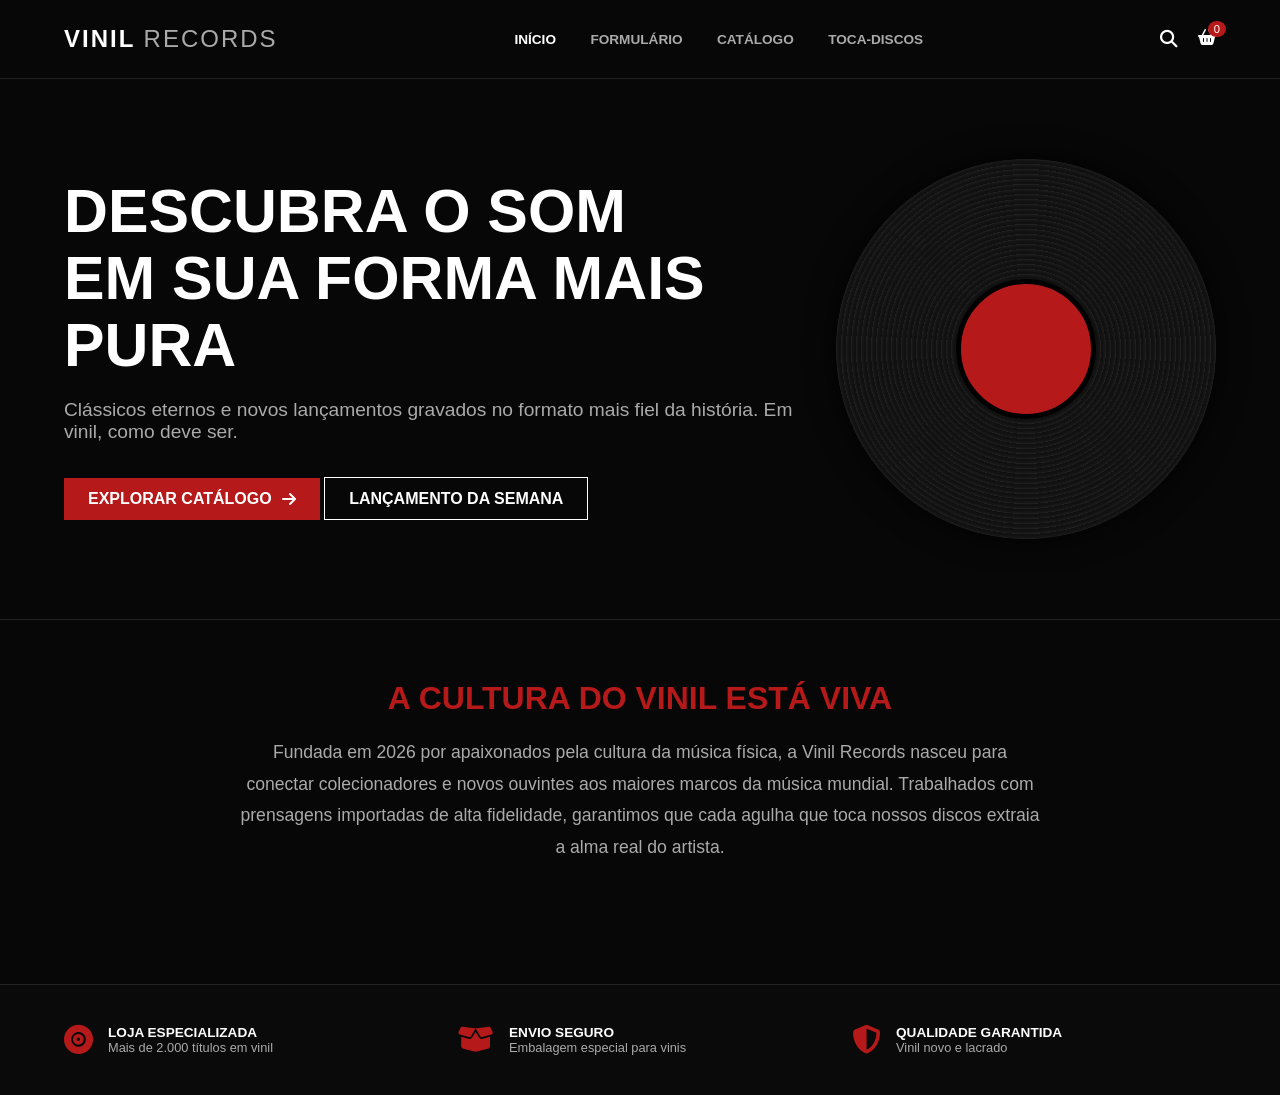
<file: VinilStore/index.html>
<!DOCTYPE html>
<html lang="pt-BR">
<head>
    <meta charset="UTF-8">
    <meta name="viewport" content="width=device-width, initial-scale=1.0">
    <title>Vinil Records - Bem-vindo</title>
    <link rel="stylesheet" href="css/style.css">
    <link rel="stylesheet" href="https://cdnjs.cloudflare.com/ajax/libs/font-awesome/6.4.0/css/all.min.css">
</head>
<body>

    <header class="main-header">
        <div class="logo">VINIL <span>RECORDS</span></div>
        <nav class="nav-links">
            <a href="index.html" class="active">INÍCIO</a>
            <a href="formulario.html">FORMULÁRIO</a>
            <a href="catalogo.html">CATÁLOGO</a>
            <a href="toca-discos.html">TOCA-DISCOS</a>
         </nav>
        <div class="header-actions">
            <button aria-label="Buscar"><i class="fa-solid fa-magnifying-glass"></i></button>
            
            <a href="carrinho.html" aria-label="Carrinho" class="cart-btn" style="text-decoration: none; color: white; position: relative; display: inline-block;">
                <i class="fa-solid fa-basket-shopping"></i>
                <span class="badge" id="cart-counter">0</span>
            </a>
        </div>
    </header>

    <main class="hero-container">
        <div class="hero-text">
            <h1>DESCUBRA O SOM <br>EM SUA FORMA MAIS PURA</h1>
            <p>Clássicos eternos e novos lançamentos gravados no formato mais fiel da história. Em vinil, como deve ser.</p>
            <div class="hero-buttons">
                <a href="catalogo.html" class="btn-primary" style="text-decoration: none;">EXPLORAR CATÁLOGO <i class="fa-solid fa-arrow-right"></i></a>
                <a href="catalogo.html#featured-release" class="btn-secondary" style="text-decoration: none;">LANÇAMENTO DA SEMANA</a>
            </div>
        </div>
        <div class="hero-image">
            <div class="vinyl-disk">
                <div class="vinyl-label"></div>
            </div>
        </div>
    </main>

    <section class="about-intro-section" style="padding: 60px 5%; border-top: 1px solid #222;">
        <div style="max-width: 800px; margin: 0 auto; text-align: center;">
            <h2 style="font-size: 2rem; margin-bottom: 20px; color: #b61919;">A CULTURA DO VINIL ESTÁ VIVA</h2>
            <p style="color: #aaa; line-height: 1.8; font-size: 1.1rem;">
                Fundada em 2026 por apaixonados pela cultura da música física, a Vinil Records nasceu para conectar colecionadores e novos ouvintes aos maiores marcos da música mundial. Trabalhados com prensagens importadas de alta fidelidade, garantimos que cada agulha que toca nossos discos extraia a alma real do artista.
            </p>
        </div>
    </section>

    <footer class="store-features">
        <div class="feature-item">
            <i class="fa-solid fa-record-vinyl"></i>
            <div>
                <h4>LOJA ESPECIALIZADA</h4>
                <p>Mais de 2.000 títulos em vinil</p>
            </div>
        </div>
        <div class="feature-item">
            <i class="fa-solid fa-box-open"></i>
            <div>
                <h4>ENVIO SEGURO</h4>
                <p>Embalagem especial para vinis</p>
            </div>
        </div>
        <div class="feature-item">
            <i class="fa-solid fa-shield-halved"></i>
            <div>
                <h4>QUALIDADE GARANTIDA</h4>
                <p>Vinil novo e lacrado</p>
            </div>
        </div>
    </footer>

    <script>
        //空 Atualiza contador de carrinho global se houver dados salvos
        document.addEventListener('DOMContentLoaded', () => {
            const count = localStorage.getItem('cart_count') || 0;
            document.getElementById('cart-counter').textContent = count;
        });
    </script>
</body>
</html>
</file>
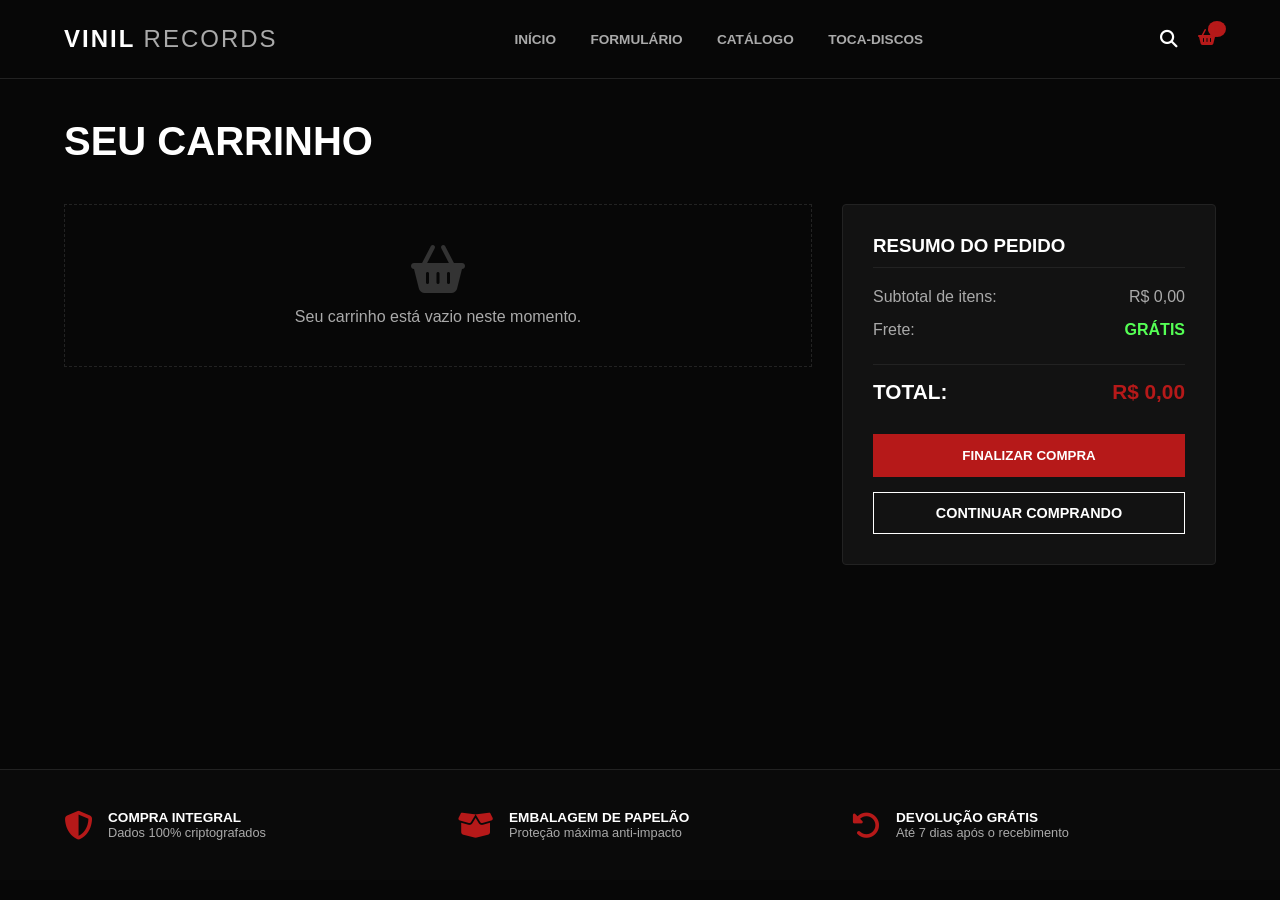
<file: VinilStore/carrinho.html>
<!DOCTYPE html>
<html lang="pt-BR">
<head>
    <meta charset="UTF-8">
    <meta name="viewport" content="width=device-width, initial-scale=1.0">
    <title>Vinil Records - Seu Carrinho</title>
    <link rel="stylesheet" href="css/style.css">
    <link rel="stylesheet" href="https://cdnjs.cloudflare.com/ajax/libs/font-awesome/6.4.0/css/all.min.css">
</head>
<body>

    <header class="main-header">
        <div class="logo">VINIL <span>RECORDS</span></div>
        <nav class="nav-links">
            <a href="index.html">INÍCIO</a>
            <a href="formulario.html">FORMULÁRIO</a>
            <a href="catalogo.html">CATÁLOGO</a>
            <a href="toca-discos.html">TOCA-DISCOS</a>
         </nav>
        <div class="header-actions">
            <button aria-label="Buscar"><i class="fa-solid fa-magnifying-glass"></i></button>
            <a href="carrinho.html" class="cart-btn active" style="color: var(--accent-red); position: relative; display: inline-block;">
                <i class="fa-solid fa-basket-shopping"></i>
                <span class="badge" id="cart-counter">0</span>
            </a>
        </div>
    </header>

    <main style="padding: 40px 5%; min-height: 70vh;">
        <h1 style="font-size: 2.5rem; font-weight: 900; margin-bottom: 30px; text-transform: uppercase;">SEU CARRINHO</h1>

        <div class="product-detail-wrapper" style="display: grid; grid-template-columns: 2fr 1fr; gap: 30px; align-items: start;">
            
            <div id="cart-items-container" style="display: flex; flex-direction: column; gap: 20px;">
                <p style="color: var(--text-gray);"><i class="fa-solid fa-spinner fa-spin"></i> Carregando seus itens...</p>
            </div>

            <div style="background-color: var(--bg-card); padding: 30px; border: 1px solid var(--border-color); border-radius: 4px;">
                <h3 style="margin-bottom: 20px; border-bottom: 1px solid var(--border-color); padding-bottom: 10px; text-transform: uppercase;">RESUMO DO PEDIDO</h3>
                
                <div style="display: flex; justify-content: space-between; margin-bottom: 15px; color: var(--text-gray);">
                    <span>Subtotal de itens:</span>
                    <span id="subtotal-value">R$ 0,00</span>
                </div>
                <div style="display: flex; justify-content: space-between; margin-bottom: 25px; color: var(--text-gray);">
                    <span>Frete:</span>
                    <span style="color: #55ff55; font-weight: bold;">GRÁTIS</span>
                </div>
                
                <div style="display: flex; justify-content: space-between; margin-bottom: 30px; font-size: 1.3rem; font-weight: bold; border-top: 1px solid var(--border-color); padding-top: 15px;">
                    <span>TOTAL:</span>
                    <span id="total-value" style="color: var(--accent-red);">R$ 0,00</span>
                </div>

                <button class="btn-primary" onclick="checkoutEvent()" style="width: 100%; justify-content: center; padding: 14px;">
                    FINALIZAR COMPRA
                </button>
                <a href="catalogo.html" class="btn-secondary" style="width: 100%; text-align: center; text-decoration: none; display: block; margin-top: 15px; padding: 12px; font-size: 0.9rem;">
                    CONTINUAR COMPRANDO
                </a>
            </div>

        </div>
    </main>

    <footer class="store-features">
        <div class="feature-item"><i class="fa-solid fa-shield-halved"></i><div><h4>COMPRA INTEGRAL</h4><p>Dados 100% criptografados</p></div></div>
        <div class="feature-item"><i class="fa-solid fa-box-open"></i><div><h4>EMBALAGEM DE PAPELÃO</h4><p>Proteção máxima anti-impacto</p></div></div>
        <div class="feature-item"><i class="fa-solid fa-rotate-left"></i><div><h4>DEVOLUÇÃO GRÁTIS</h4><p>Até 7 dias após o recebimento</p></div></div>
    </footer>

    <script src="js/carrinho.js"></script>
</body>
</html>
</file>
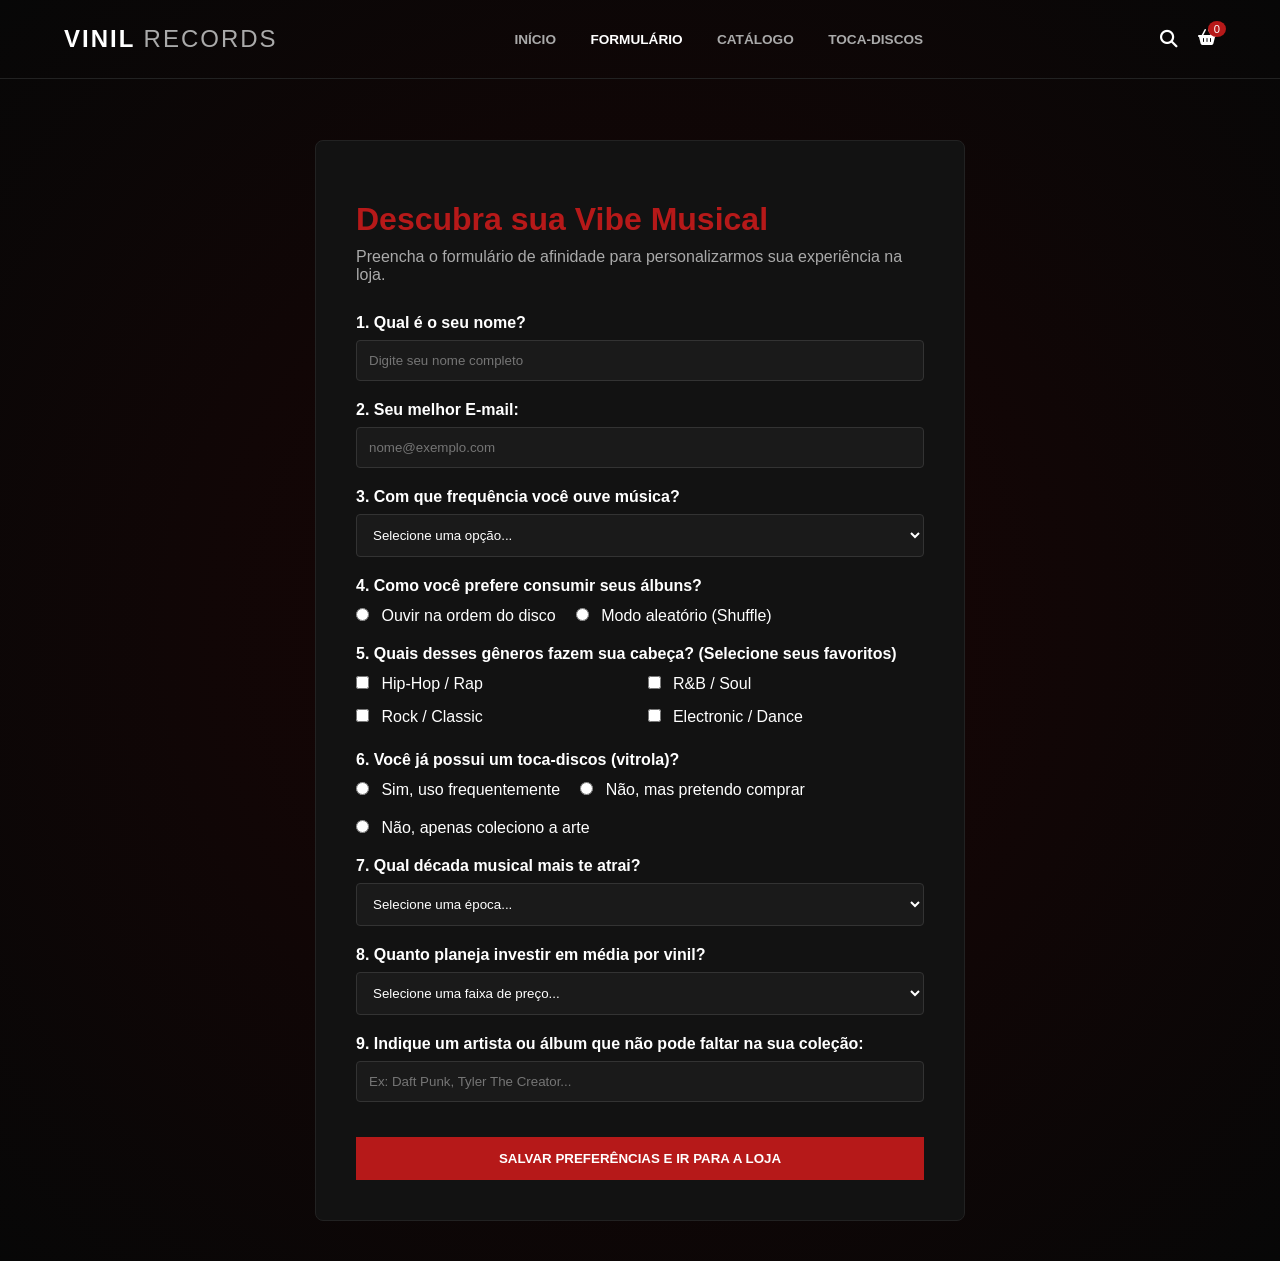
<file: VinilStore/catalogo.html>
<!DOCTYPE html>
<html lang="pt-BR">
<head>
    <meta charset="UTF-8">
    <meta name="viewport" content="width=device-width, initial-scale=1.0">
    <title>Vinil Records - Catálogo Personalizado</title>
    <link rel="stylesheet" href="css/style.css">
    <link rel="stylesheet" href="https://cdnjs.cloudflare.com/ajax/libs/font-awesome/6.4.0/css/all.min.css">
</head>
<body>

    <header class="main-header">
        <div class="logo">VINIL <span>RECORDS</span></div>
        <nav class="nav-links">
            <a href="index.html">INÍCIO</a>
            <a href="formulario.html">FORMULÁRIO</a>
            <a href="catalogo.html" class="active">CATÁLOGO</a>
            <a href="toca-discos.html">TOCA-DISCOS</a>
         </nav>
        <div class="header-actions">
            <button aria-label="Buscar"><i class="fa-solid fa-magnifying-glass"></i></button>
            
            <a href="carrinho.html" aria-label="Carrinho" class="cart-btn" style="text-decoration: none; color: white; position: relative; display: inline-block;">
                <i class="fa-solid fa-basket-shopping"></i>
                <span class="badge" id="cart-counter">0</span>
            </a>
        </div>
    </header>

    <main style="padding-top: 40px;">
        
        <div style="padding: 0 5%; margin-bottom: 20px;">
            <h1 style="font-size: 2.5rem; font-weight: 900; letter-spacing: -1px; text-transform: uppercase;">NOSSO CATÁLOGO</h1>
            <p style="color: var(--text-gray); font-size: 1.1rem; max-width: 600px; margin-top: 5px;">
                Títulos selecionados e organizados de forma inteligente com base nas respostas do seu formulário de afinidade.
            </p>
        </div>

        <section class="catalog-sections" id="catalog-data-container">
            <div style="padding: 40px 5%; color: var(--text-gray);">
                <i class="fa-solid fa-spinner fa-spin"></i> Carregando suas recomendações personalizadas...
            </div>
        </section>

    </main>

    <footer class="store-features">
        <div class="feature-item">
            <i class="fa-solid fa-record-vinyl"></i>
            <div>
                <h4>LOJA ESPECIALIZADA</h4>
                <p>Mais de 2.000 títulos em vinil</p>
            </div>
        </div>
        <div class="feature-item">
            <i class="fa-solid fa-box-open"></i>
            <div>
                <h4>ENVIO SEGURO</h4>
                <p>Embalagem especial para vinis</p>
            </div>
        </div>
        <div class="feature-item">
            <i class="fa-solid fa-shield-halved"></i>
            <div>
                <h4>QUALIDADE GARANTIDA</h4>
                <p>Vinil novo e lacrado</p>
            </div>
        </div>
    </footer>

    <script src="js/app.js"></script>
    
    <script>
        document.addEventListener('DOMContentLoaded', () => {
            const count = localStorage.getItem('cart_count') || 0;
            const badge = document.getElementById('cart-counter');
            if(badge) {
                badge.textContent = count;
            }
        });
    </script>
</body>
</html>
</file>
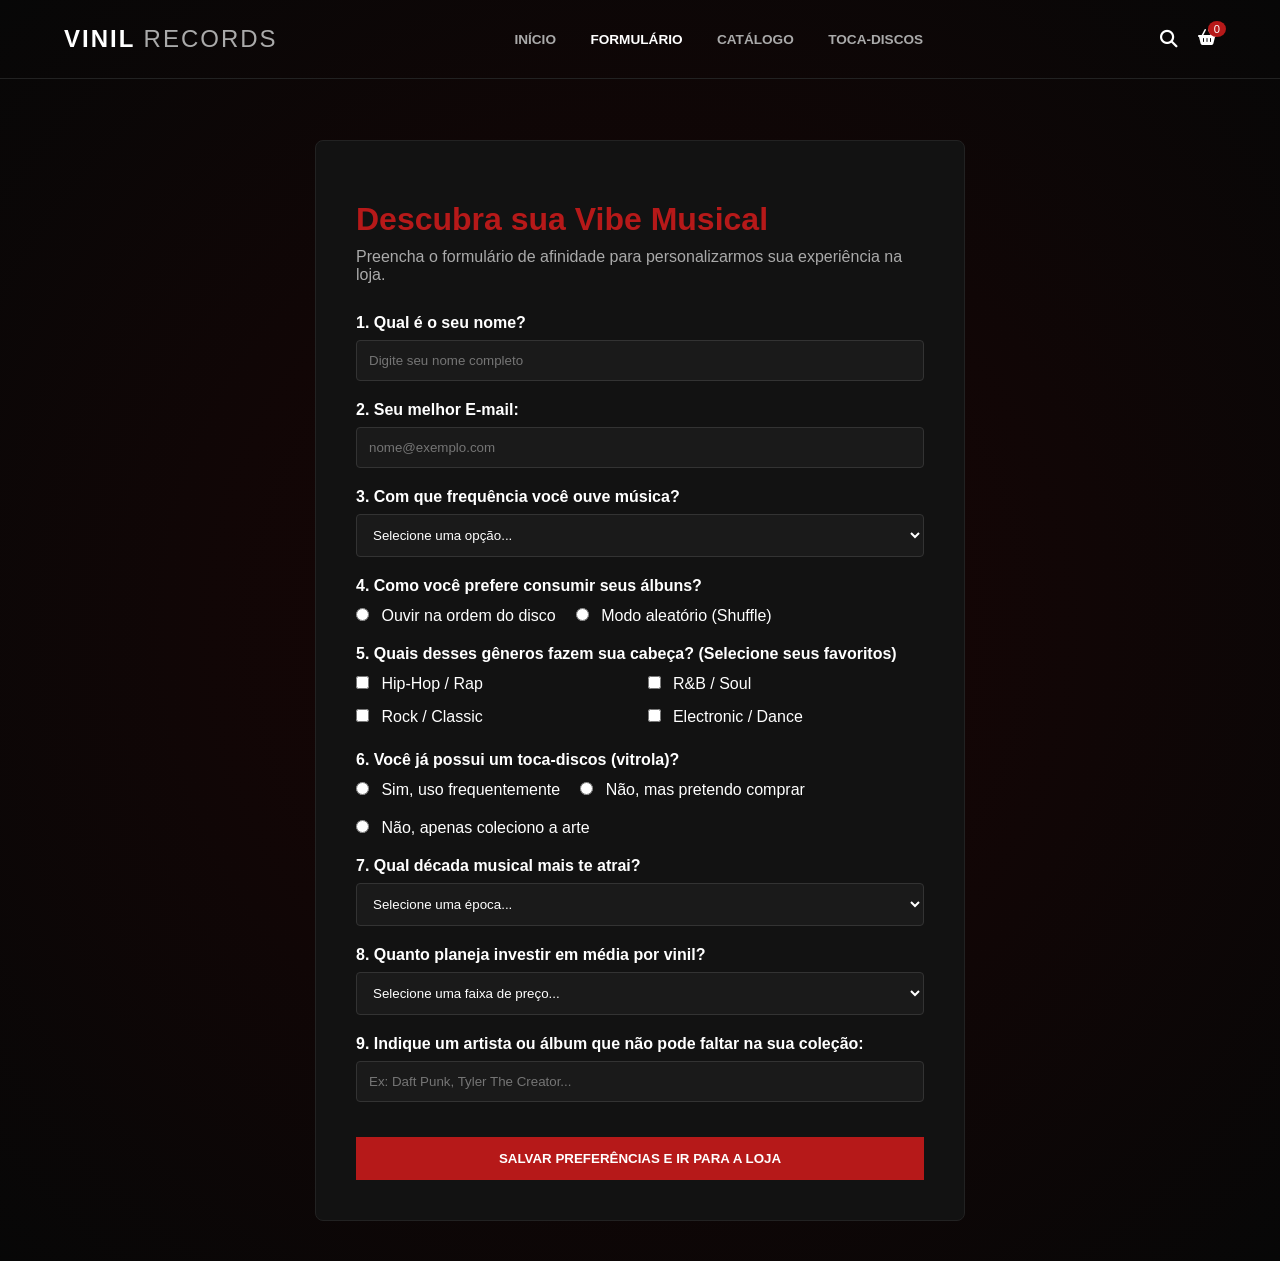
<file: VinilStore/formulario.html>
<!DOCTYPE html>
<html lang="pt-BR">
<head>
    <meta charset="UTF-8">
    <meta name="viewport" content="width=device-width, initial-scale=1.0">
    <title>Vinil Records - Questionário de Afinidade</title>
    <link rel="stylesheet" href="css/style.css">
    <link rel="stylesheet" href="https://cdnjs.cloudflare.com/ajax/libs/font-awesome/6.4.0/css/all.min.css">
</head>
<body class="quiz-page-bg">

    <header class="main-header" style="position: absolute; top: 0; left: 0; width: 100%; box-sizing: border-box;">
        <div class="logo">VINIL <span>RECORDS</span></div>
        <nav class="nav-links">
            <a href="index.html">INÍCIO</a>
            <a href="formulario.html" class="active">FORMULÁRIO</a>
            <a href="catalogo.html">CATÁLOGO</a>
            <a href="toca-discos.html">TOCA-DISCOS</a>
         </nav>
         
        <div class="header-actions">
            <button aria-label="Buscar"><i class="fa-solid fa-magnifying-glass"></i></button>
            <a href="carrinho.html" aria-label="Carrinho" class="cart-btn" style="text-decoration: none; color: white; position: relative; display: inline-block;">
                <i class="fa-solid fa-basket-shopping"></i>
                <span class="badge" id="cart-counter">0</span>
            </a>
        </div>
    </header>

    <section id="quiz-screen" style="margin-top: 100px; padding: 40px 20px;">
        <div class="quiz-container" style="max-width: 650px; background-color: var(--bg-card); padding: 40px; border-radius: 8px; border: 1px solid var(--border-color); text-align: left; margin: 0 auto;">
            <h2 style="font-size: 2rem; margin-bottom: 10px; color: var(--accent-red);">Descubra sua Vibe Musical</h2>
            <p style="color: var(--text-gray); margin-bottom: 30px;">Preencha o formulário de afinidade para personalizarmos sua experiência na loja.</p>
            
            <div id="error-message" style="color: var(--accent-red); margin-bottom: 20px; display: none; font-weight: bold;">
                <i class="fa-solid fa-triangle-exclamation"></i> Por favor, preencha todos os campos do formulário!
            </div>

            <form id="affinity-form">
                <div style="margin-bottom: 20px;">
                    <label for="user-name" style="display: block; margin-bottom: 8px; font-weight: bold;">1. Qual é o seu nome?</label>
                    <input type="text" id="user-name" placeholder="Digite seu nome completo" style="width: 100%; padding: 12px; background: #1a1a1a; border: 1px solid #333; color: white; border-radius: 4px;">
                </div>

                <div style="margin-bottom: 20px;">
                    <label for="user-email" style="display: block; margin-bottom: 8px; font-weight: bold;">2. Seu melhor E-mail:</label>
                    <input type="email" id="user-email" placeholder="nome@exemplo.com" style="width: 100%; padding: 12px; background: #1a1a1a; border: 1px solid #333; color: white; border-radius: 4px;">
                </div>

                <div style="margin-bottom: 20px;">
                    <label for="listening-frequency" style="display: block; margin-bottom: 8px; font-weight: bold;">3. Com que frequência você ouve música?</label>
                    <select id="listening-frequency" style="width: 100%; padding: 12px; background: #1a1a1a; border: 1px solid #333; color: white; border-radius: 4px;">
                        <option value="">Selecione uma opção...</option>
                        <option value="daily">Todos os dias, o tempo todo</option>
                        <option value="frequently">Algumas vezes na semana</option>
                        <option value="rarely">Raramente</option>
                    </select>
                </div>

                <div style="margin-bottom: 20px;">
                    <label style="display: block; margin-bottom: 12px; font-weight: bold;">4. Como você prefere consumir seus álbuns?</label>
                    <div style="display: flex; gap: 20px; flex-wrap: wrap;">
                        <label style="cursor: pointer;">
                            <input type="radio" name="listening-style" value="sequencial" style="margin-right: 8px; accent-color: var(--accent-red);"> Ouvir na ordem do disco
                        </label>
                        <label style="cursor: pointer;">
                            <input type="radio" name="listening-style" value="aleatorio" style="margin-right: 8px; accent-color: var(--accent-red);"> Modo aleatório (Shuffle)
                        </label>
                    </div>
                </div>

                <div style="margin-bottom: 25px;">
                    <label style="display: block; margin-bottom: 12px; font-weight: bold;">5. Quais desses gêneros fazem sua cabeça? (Selecione seus favoritos)</label>
                    <div style="display: grid; grid-template-columns: 1fr 1fr; gap: 15px;">
                        <label style="cursor: pointer;"><input type="checkbox" name="genre-pref" value="Hip-Hop" style="margin-right: 8px; accent-color: var(--accent-red);"> Hip-Hop / Rap</label>
                        <label style="cursor: pointer;"><input type="checkbox" name="genre-pref" value="R&B" style="margin-right: 8px; accent-color: var(--accent-red);"> R&B / Soul</label>
                        <label style="cursor: pointer;"><input type="checkbox" name="genre-pref" value="Rock" style="margin-right: 8px; accent-color: var(--accent-red);"> Rock / Classic</label>
                        <label style="cursor: pointer;"><input type="checkbox" name="genre-pref" value="Electronic" style="margin-right: 8px; accent-color: var(--accent-red);"> Electronic / Dance</label>
                    </div>
                </div>

                <div style="margin-bottom: 20px;">
                    <label style="display: block; margin-bottom: 12px; font-weight: bold;">6. Você já possui um toca-discos (vitrola)?</label>
                    <div style="display: flex; gap: 20px; flex-wrap: wrap;">
                        <label style="cursor: pointer;">
                            <input type="radio" name="has-player" value="sim" style="margin-right: 8px; accent-color: var(--accent-red);"> Sim, uso frequentemente
                        </label>
                        <label style="cursor: pointer;">
                            <input type="radio" name="has-player" value="nao" style="margin-right: 8px; accent-color: var(--accent-red);"> Não, mas pretendo comprar
                        </label>
                        <label style="cursor: pointer;">
                            <input type="radio" name="has-player" value="apenas-coleciono" style="margin-right: 8px; accent-color: var(--accent-red);"> Não, apenas coleciono a arte
                        </label>
                    </div>
                </div>

                <div style="margin-bottom: 20px;">
                    <label for="music-decade" style="display: block; margin-bottom: 8px; font-weight: bold;">7. Qual década musical mais te atrai?</label>
                    <select id="music-decade" style="width: 100%; padding: 12px; background: #1a1a1a; border: 1px solid #333; color: white; border-radius: 4px;">
                        <option value="">Selecione uma época...</option>
                        <option value="70s">Anos 70 / Clássicos</option>
                        <option value="80s">Anos 80 / Synth & Pop</option>
                        <option value="90s">Anos 90 / Grunge & Hip-Hop Gold</option>
                        <option value="00s">Anos 2000 / Indie & R&B</option>
                        <option value="modern">Atualidade / Lançamentos</option>
                    </select>
                </div>

                <div style="margin-bottom: 20px;">
                    <label for="budget-range" style="display: block; margin-bottom: 8px; font-weight: bold;">8. Quanto planeja investir em média por vinil?</label>
                    <select id="budget-range" style="width: 100%; padding: 12px; background: #1a1a1a; border: 1px solid #333; color: white; border-radius: 4px;">
                        <option value="">Selecione uma faixa de preço...</option>
                        <option value="low">Até R$ 150,00</option>
                        <option value="mid">De R$ 150,00 a R$ 250,00</option>
                        <option value="high">Acima de R$ 250,00 (Edições Especiais)</option>
                    </select>
                </div>

                <div style="margin-bottom: 35px;">
                    <label for="artist-suggestion" style="display: block; margin-bottom: 8px; font-weight: bold;">9. Indique um artista ou álbum que não pode faltar na sua coleção:</label>
                    <input type="text" id="artist-suggestion" placeholder="Ex: Daft Punk, Tyler The Creator..." style="width: 100%; padding: 12px; background: #1a1a1a; border: 1px solid #333; color: white; border-radius: 4px;">
                </div>

                <button type="submit" class="btn-primary" style="width: 100%; justify-content: center; padding: 14px;">Salvar Preferências e Ir para a Loja</button>
            </form>
        </div>
    </section>

    <script src="js/formulario.js"></script>
    
    <script>
        document.addEventListener('DOMContentLoaded', () => {
            const count = localStorage.getItem('cart_count') || 0;
            const counterEl = document.getElementById('cart-counter');
            if (counterEl) counterEl.textContent = count;
        });
    </script>
</body>
</html>
</file>
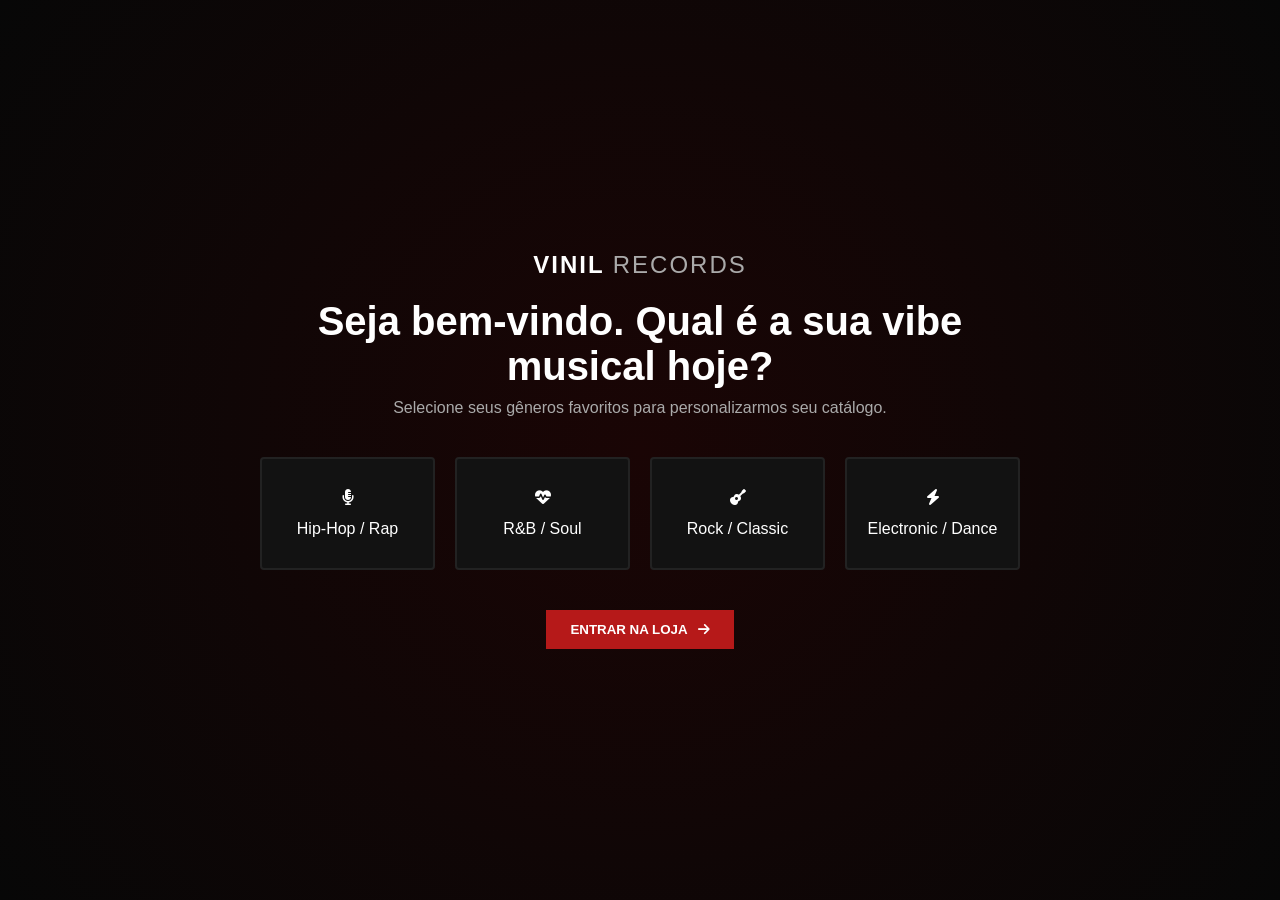
<file: VinilStore/quiz.html>
<!DOCTYPE html>
<html lang="pt-BR">
<head>
    <meta charset="UTF-8">
    <meta name="viewport" content="width=device-width, initial-scale=1.0">
    <title>Vinil Records - Descubra sua Vibe</title>
    <link rel="stylesheet" href="css/style.css">
    <link rel="stylesheet" href="https://cdnjs.cloudflare.com/ajax/libs/font-awesome/6.4.0/css/all.min.css">
</head>
<body class="quiz-page-bg">

    <section id="quiz-screen">
        <div class="quiz-container">
            <div class="logo">VINIL <span>RECORDS</span></div>
            <h2>Seja bem-vindo. Qual é a sua vibe musical hoje?</h2>
            <p>Selecione seus gêneros favoritos para personalizarmos seu catálogo.</p>
            
            <form id="quiz-form">
                <div class="quiz-options">
                    <label class="quiz-card">
                        <input type="checkbox" name="genre" value="Hip-Hop">
                        <div class="card-content">
                            <i class="fa-solid fa-microphone-lines"></i>
                            <span>Hip-Hop / Rap</span>
                        </div>
                    </label>
                    <label class="quiz-card">
                        <input type="checkbox" name="genre" value="R&B">
                        <div class="card-content">
                            <i class="fa-solid fa-heart-pulse"></i>
                            <span>R&B / Soul</span>
                        </div>
                    </label>
                    <label class="quiz-card">
                        <input type="checkbox" name="genre" value="Rock">
                        <div class="card-content">
                            <i class="fa-solid fa-guitar"></i>
                            <span>Rock / Classic</span>
                        </div>
                    </label>
                    <label class="quiz-card">
                        <input type="checkbox" name="genre" value="Electronic">
                        <div class="card-content">
                            <i class="fa-solid fa-bolt"></i>
                            <span>Electronic / Dance</span>
                        </div>
                    </label>
                </div>
                <button type="submit" class="btn-primary">Entrar na Loja <i class="fa-solid fa-arrow-right"></i></button>
            </form>
        </div>
    </section>

    <script src="quiz.js"></script>
</body>
</html>
</file>
<file: VinilStore/css/style.css>
:root {
    --bg-dark: #070707;
    --bg-card: #121212;
    --accent-red: #b61919;
    --accent-red-hover: #e52222;
    --text-white: #ffffff;
    --text-gray: #aaaaaa;
    --border-color: #222222;
}

html {
    scroll-behavior: smooth;
}

* {
    margin: 0;
    padding: 0;
    box-sizing: border-box;
    font-family: 'Helvetica Neue', Helvetica, Arial, sans-serif;
}

body {
    background-color: var(--bg-dark);
    color: var(--text-white);
    overflow-x: hidden;
}

/* Background exclusivo para a página do quiz */
.quiz-page-bg {
    background: radial-gradient(circle at center, #1a0505 0%, var(--bg-dark) 100%);
    display: flex;
    align-items: center;
    justify-content: center;
    min-height: 100vh;
}

/* Controle de exibição interna (Catálogo vs Detalhes do Disco) */
.view-section {
    display: none;
}
.view-section.active {
    display: block;
}

/* Botões */
.btn-primary {
    background-color: var(--accent-red);
    color: var(--text-white);
    border: none;
    padding: 12px 24px;
    font-weight: bold;
    cursor: pointer;
    text-transform: uppercase;
    transition: background 0.3s;
    display: inline-flex;
    align-items: center;
    gap: 10px;
}
.btn-primary:hover { background-color: var(--accent-red-hover); }

.btn-secondary {
    background-color: transparent;
    color: var(--text-white);
    border: 1px solid var(--text-white);
    padding: 12px 24px;
    font-weight: bold;
    cursor: pointer;
    text-transform: uppercase;
    transition: all 0.3s;
}
.btn-secondary:hover { background-color: var(--text-white); color: var(--bg-dark); }

/* Grid de opções do formulário */
.quiz-container { text-align: center; max-width: 800px; padding: 20px; }
.quiz-container h2 { font-size: 2.5rem; margin: 20px 0 10px; }
.quiz-container p { color: var(--text-gray); margin-bottom: 40px; }
.quiz-options { display: grid; grid-template-columns: repeat(auto-fit, minmax(160px, 1fr)); gap: 20px; margin-bottom: 40px; }
.quiz-card input { display: none; }
.quiz-card .card-content {
    background-color: var(--bg-card);
    border: 2px solid var(--border-color);
    padding: 30px 20px;
    border-radius: 4px;
    cursor: pointer;
    display: flex;
    flex-direction: column;
    align-items: center;
    gap: 15px;
    transition: all 0.3s;
}
.quiz-card input:checked + .card-content { border-color: var(--accent-red); background-color: #220a0a; }
.quiz-card input:checked + .card-content i { color: var(--accent-red); }

/* Header e Hero */
.main-header { display: flex; justify-content: space-between; align-items: center; padding: 25px 5%; border-bottom: 1px solid var(--border-color); }
.logo { font-size: 1.5rem; font-weight: 900; letter-spacing: 2px; }
.logo span { color: var(--text-gray); font-weight: 300; }
.nav-links a { color: var(--text-gray); text-decoration: none; margin: 0 15px; font-size: 0.85rem; font-weight: bold; }
.nav-links a:hover, .nav-links a.active { color: var(--text-white); }
.header-actions { display: flex; gap: 20px; }
.header-actions button { background: none; border: none; color: var(--text-white); font-size: 1.1rem; cursor: pointer; position: relative; }
.cart-btn .badge { position: absolute; top: -8px; right: -10px; background-color: var(--accent-red); font-size: 0.7rem; padding: 2px 6px; border-radius: 50%; }

.hero-container { display: flex; align-items: center; justify-content: space-between; padding: 60px 5%; min-height: 60vh; }
.hero-text h1 { font-size: 3.8rem; font-weight: 900; line-height: 1.1; margin-bottom: 20px; }
.hero-text p { color: var(--text-gray); font-size: 1.2rem; margin-bottom: 35px; }
.hero-image { flex: 1; display: flex; justify-content: flex-end; }
.vinyl-disk { width: 380px; height: 380px; background: repeating-radial-gradient(#111, #111 2px, #181818 4px, #222 5px); border-radius: 50%; display: flex; align-items: center; justify-content: center; box-shadow: 0 0 30px rgba(0,0,0,0.8); }
.vinyl-label { width: 140px; height: 140px; background-color: var(--accent-red); border-radius: 50%; border: 5px solid #000; }

/* Carrosséis estilo Netflix */
.category-row { padding: 40px 5% 20px; }
.category-row h3 { font-size: 1.5rem; margin-bottom: 20px; text-transform: uppercase; }
.category-row h3 span { font-size: 0.7rem; color: var(--accent-red); margin-left: 10px; border: 1px solid var(--accent-red); padding: 2px 6px; }
.carousel { display: flex; gap: 20px; overflow-x: auto; padding-bottom: 15px; scroll-behavior: smooth; }
.carousel::-webkit-scrollbar { height: 6px; }
.carousel::-webkit-scrollbar-thumb { background-color: var(--border-color); border-radius: 4px; }
.carousel::-webkit-scrollbar-thumb:hover { background-color: var(--accent-red); }
.catalog-grid {
    display: grid;
    grid-template-columns: repeat(auto-fill, minmax(210px, 210px));
    gap: 20px;
}


/* Cartões do Álbum */
.album-card { min-width: 210px;max-width: 210px;background-color: var(--bg-card);padding: 12px;display: flex;flex-direction: column;transition: all 0.3s;cursor: pointer;border-radius: 16px; overflow: hidden;}
.album-card:hover { border-color: #333; transform: translateY(-4px); }
.album-cover-wrapper { position: relative; width: 100%;  padding-top: 100%; background-color: #222; margin-bottom: 12px; border-radius: 12px; overflow: hidden;}
.album-cover-wrapper img { position: absolute; top: 0; left: 0; width: 100%; height: 100%; object-fit: cover; }
.album-info {
    display: flex;
    flex-direction: column;
    gap: 4px;
}

.album-title {
    font-size: 0.9rem;
    font-weight: bold;
    color: var(--text-white);
    white-space: nowrap;
    overflow: hidden;
    text-overflow: ellipsis;
}

.artist-name {
    font-size: 0.75rem;
    color: var(--text-gray);
    text-transform: uppercase;
}
.album-footer { display: flex; justify-content: space-between; align-items: center; margin-top: 12px; }
.price { font-size: 0.9rem; font-weight: bold; color: var(--accent-red); }
.wishlist-btn { background: none; border: 1px solid #333; color: var(--text-gray); padding: 6px 8px; cursor: pointer; }

/* Banner Meio a Meio */
.featured-row-split { display: grid; grid-template-columns: 1fr 1fr; background-color: #0c0c0c; margin: 40px 5%; border: 1px solid var(--border-color); }
.featured-info-box { display: flex; flex-direction: column; justify-content: center; align-items: center; text-align: center; padding: 40px; }
.featured-tag { font-size: 0.75rem; color: var(--accent-red); letter-spacing: 2px; margin-bottom: 10px; }
.featured-info-box h2 { font-size: 2.2rem; font-weight: 800; }
.featured-info-box h3 { font-size: 1.2rem; color: var(--accent-red); margin-bottom: 20px; }
.featured-img-box { background-color: #050505; display: flex; justify-content: center; align-items: center; padding: 20px; }
.featured-img-box img { max-width: 80%; box-shadow: 0 10px 30px rgba(0,0,0,0.7); }

/* Rodapé */
.store-features { display: grid; grid-template-columns: repeat(auto-fit, minmax(220px, 1fr)); gap: 30px; padding: 40px 5%; border-top: 1px solid var(--border-color); background-color: #0a0a0a; margin-top: 60px; }
.feature-item { display: flex; align-items: center; gap: 15px; }
.feature-item i { font-size: 1.8rem; color: var(--accent-red); }
.feature-item h4 { font-size: 0.85rem; }
.feature-item p { font-size: 0.8rem; color: var(--text-gray); }

/* Detalhes do Produto */
.product-page-container { padding: 40px 5%; }
.product-detail-wrapper { display: grid; grid-template-columns: minmax(300px, 450px) 1fr; gap: 50px; margin-top: 40px; }
.product-image-side img { width: 100%; box-shadow: 0 15px 40px rgba(0,0,0,0.8); }
.product-info-side h2 { font-size: 3rem; font-weight: 900; }
.product-info-side .artist { font-size: 1.5rem; color: var(--text-gray); margin-bottom: 20px; }
.product-info-side .product-price { font-size: 2rem; color: var(--accent-red); font-weight: bold; margin-bottom: 30px; }
.tracklist { margin-top: 30px; border-top: 1px solid var(--border-color); padding-top: 20px; }
.tracklist ol { padding-left: 20px; color: var(--text-gray); line-height: 1.8; }
</file>
